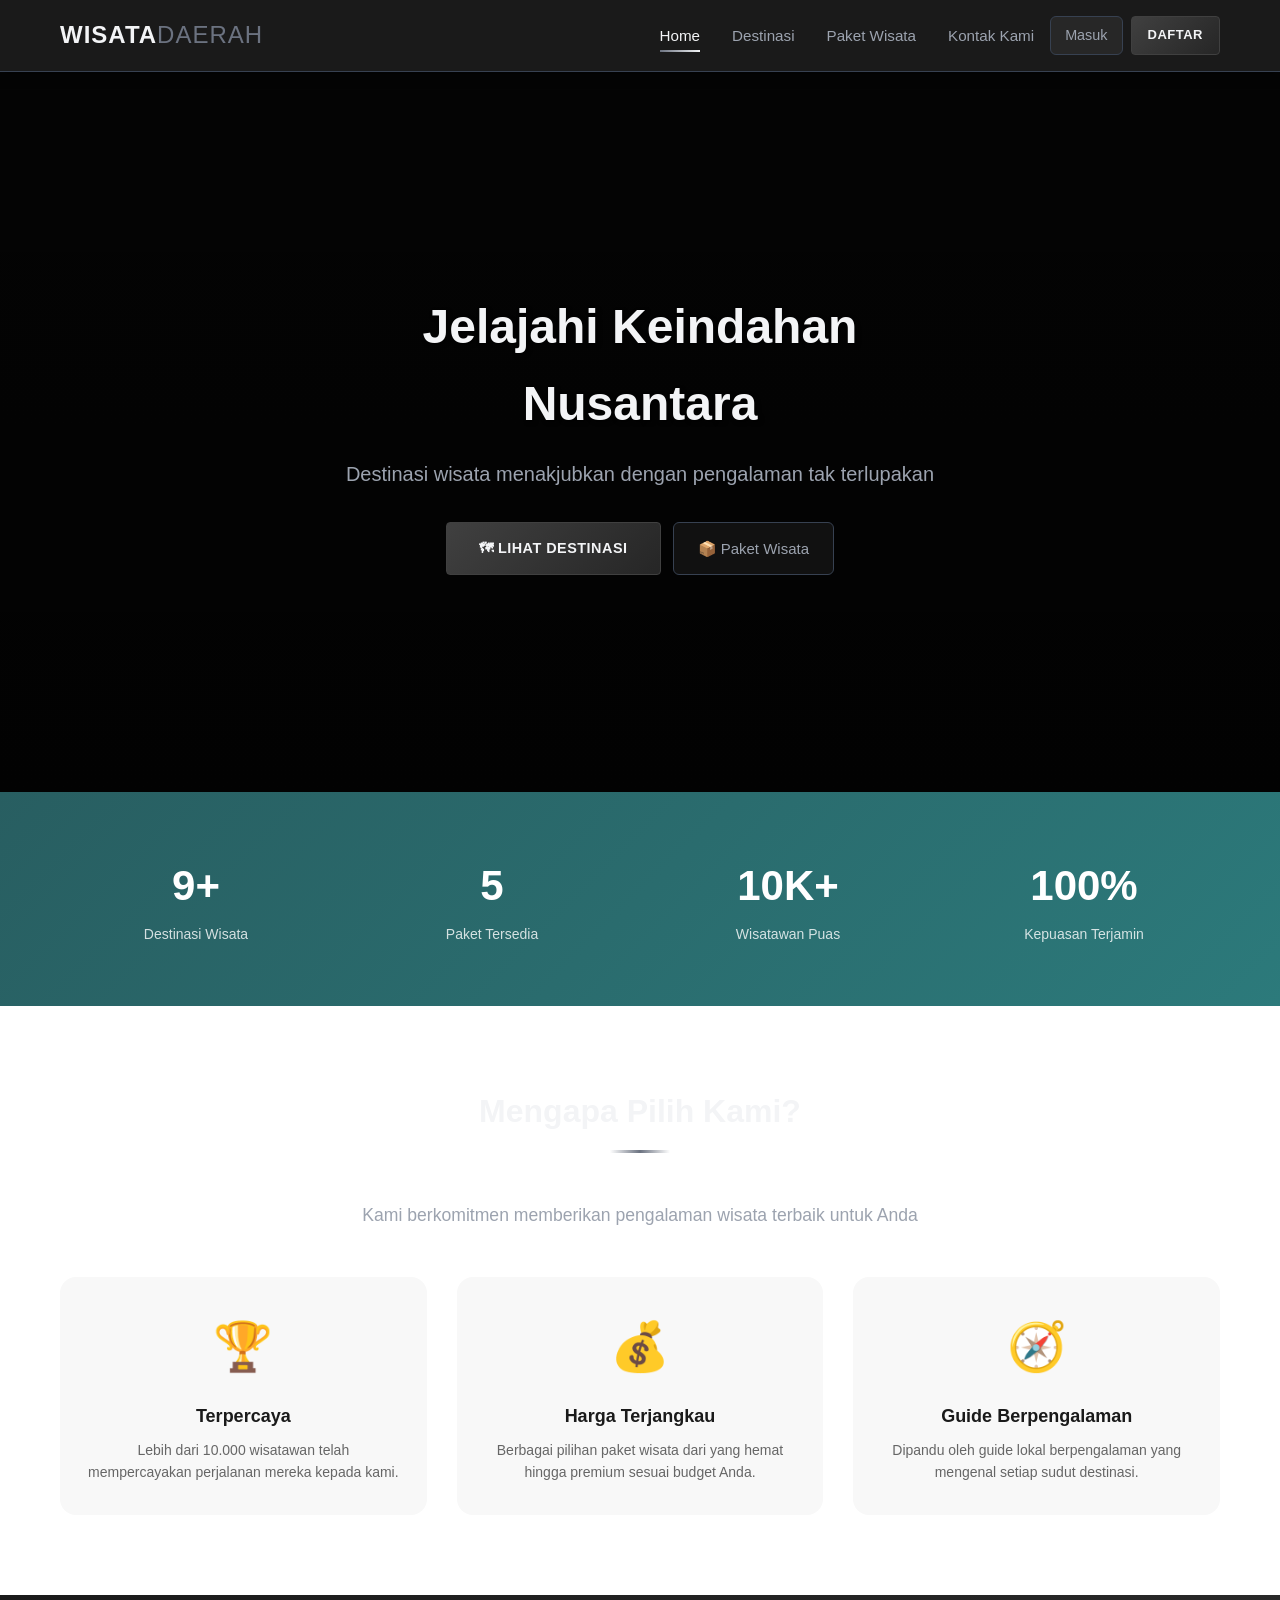
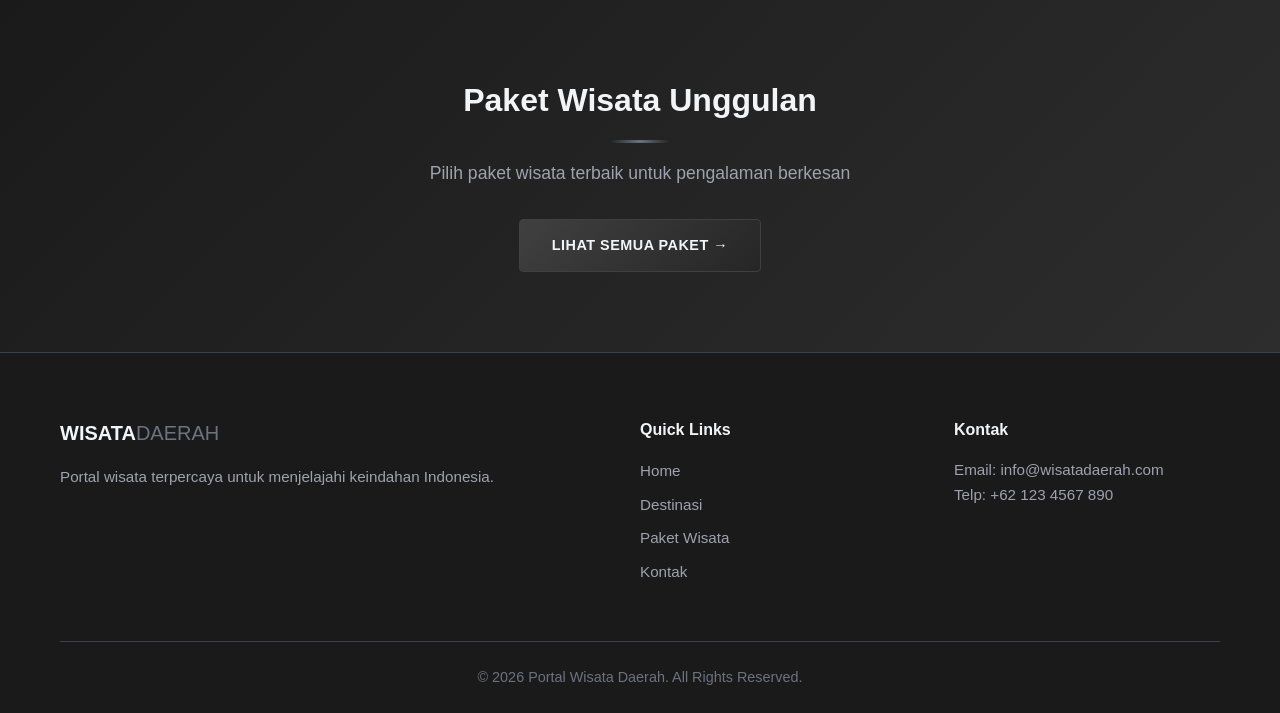
<file: index.html>
<!DOCTYPE html>
<html lang="id">
<head>
    <meta charset="UTF-8">
    <meta name="viewport" content="width=device-width, initial-scale=1.0">
    <title>Portal Wisata Daerah - Home</title>
    <link rel="stylesheet" href="style.css">
    <link href="https://fonts.googleapis.com/css2?family=Poppins:wght@300;400;500;600;700&display=swap" rel="stylesheet">
    <style>
        .features { padding: 80px 0; background: white; }
        .features-grid { display: grid; grid-template-columns: repeat(3, 1fr); gap: 30px; margin-top: 48px; }
        .feature-card { text-align: center; padding: 32px 24px; border-radius: 16px; background: #f8f8f8; transition: all 0.3s; }
        .feature-card:hover { transform: translateY(-6px); box-shadow: 0 12px 35px rgba(0,0,0,0.1); background: white; }
        .feature-icon { font-size: 48px; margin-bottom: 16px; }
        .feature-card h3 { font-size: 18px; font-weight: 700; margin-bottom: 8px; color: #1a1a1a; }
        .feature-card p { font-size: 14px; color: #666; line-height: 1.6; }
        .stats-section { padding: 60px 0; background: linear-gradient(135deg, #285e61, #2c7a7b); color: white; }
        .stats-grid { display: grid; grid-template-columns: repeat(4, 1fr); gap: 24px; text-align: center; }
        .stat-num { font-size: 42px; font-weight: 800; display: block; }
        .stat-label { font-size: 14px; opacity: 0.8; margin-top: 4px; }
        @media (max-width: 768px) {
            .features-grid { grid-template-columns: 1fr; }
            .stats-grid { grid-template-columns: repeat(2, 1fr); }
        }
    </style>
</head>
<body>
    <!-- Header -->
    <header class="header">
        <div class="container">
            <div class="logo">
                <h1>WISATA<span>DAERAH</span></h1>
            </div>
            <nav class="navbar">
                <ul class="nav-list">
                    <li><a href="index.html" class="active">Home</a></li>
                    <li><a href="destinasi.html">Destinasi</a></li>
                    <li><a href="paket-wisata.html">Paket Wisata</a></li>
                    <li><a href="kontak.html">Kontak Kami</a></li>
                </ul>
                <!-- Auth Links - shown when not logged in -->
                <div id="guestNav" style="display:flex;gap:8px">
                    <a href="login.php" class="cart-nav-btn">Masuk</a>
                    <a href="register.php" class="btn-primary" style="padding:8px 16px;font-size:13px">Daftar</a>
                </div>
                <div class="hamburger"><span></span><span></span><span></span></div>
            </nav>
        </div>
    </header>

    <main>
        <!-- Hero -->
        <section class="hero">
            <div class="hero-overlay"></div>
            <div class="hero-content">
                <h2>Jelajahi Keindahan<br>Nusantara</h2>
                <p>Destinasi wisata menakjubkan dengan pengalaman tak terlupakan</p>
                <div style="display:flex;gap:12px;justify-content:center;flex-wrap:wrap">
                    <a href="destinasi.html" class="btn-primary">🗺 Lihat Destinasi</a>
                    <a href="paket-wisata.html" class="cart-nav-btn" style="padding:12px 24px;font-size:15px">📦 Paket Wisata</a>
                </div>
            </div>
        </section>

        <!-- Stats -->
        <section class="stats-section">
            <div class="container">
                <div class="stats-grid">
                    <div><span class="stat-num">9+</span><div class="stat-label">Destinasi Wisata</div></div>
                    <div><span class="stat-num">5</span><div class="stat-label">Paket Tersedia</div></div>
                    <div><span class="stat-num">10K+</span><div class="stat-label">Wisatawan Puas</div></div>
                    <div><span class="stat-num">100%</span><div class="stat-label">Kepuasan Terjamin</div></div>
                </div>
            </div>
        </section>

        <!-- Features -->
        <section class="features">
            <div class="container">
                <h2 class="section-title">Mengapa Pilih Kami?</h2>
                <p class="section-subtitle">Kami berkomitmen memberikan pengalaman wisata terbaik untuk Anda</p>
                <div class="features-grid">
                    <div class="feature-card">
                        <div class="feature-icon">🏆</div>
                        <h3>Terpercaya</h3>
                        <p>Lebih dari 10.000 wisatawan telah mempercayakan perjalanan mereka kepada kami.</p>
                    </div>
                    <div class="feature-card">
                        <div class="feature-icon">💰</div>
                        <h3>Harga Terjangkau</h3>
                        <p>Berbagai pilihan paket wisata dari yang hemat hingga premium sesuai budget Anda.</p>
                    </div>
                    <div class="feature-card">
                        <div class="feature-icon">🧭</div>
                        <h3>Guide Berpengalaman</h3>
                        <p>Dipandu oleh guide lokal berpengalaman yang mengenal setiap sudut destinasi.</p>
                    </div>
                </div>
            </div>
        </section>

        <!-- Preview Paket -->
        <section class="preview-paket">
            <div class="container">
                <h2 class="section-title">Paket Wisata Unggulan</h2>
                <p class="section-subtitle">Pilih paket wisata terbaik untuk pengalaman berkesan</p>
                <a href="paket-wisata.html" class="btn-primary">Lihat Semua Paket →</a>
            </div>
        </section>
    </main>

    <!-- Footer -->
    <footer class="footer">
        <div class="container">
            <div class="footer-content">
                <div class="footer-section">
                    <h3>WISATA<span>DAERAH</span></h3>
                    <p>Portal wisata terpercaya untuk menjelajahi keindahan Indonesia.</p>
                </div>
                <div class="footer-section">
                    <h4>Quick Links</h4>
                    <ul>
                        <li><a href="index.html">Home</a></li>
                        <li><a href="destinasi.html">Destinasi</a></li>
                        <li><a href="paket-wisata.html">Paket Wisata</a></li>
                        <li><a href="kontak.html">Kontak</a></li>
                    </ul>
                </div>
                <div class="footer-section">
                    <h4>Kontak</h4>
                    <p>Email: info@wisatadaerah.com</p>
                    <p>Telp: +62 123 4567 890</p>
                </div>
            </div>
            <div class="footer-bottom">
                <p>&copy; 2026 Portal Wisata Daerah. All Rights Reserved.</p>
            </div>
        </div>
    </footer>

    <script src="script.js"></script>
</body>
</html>
</file>
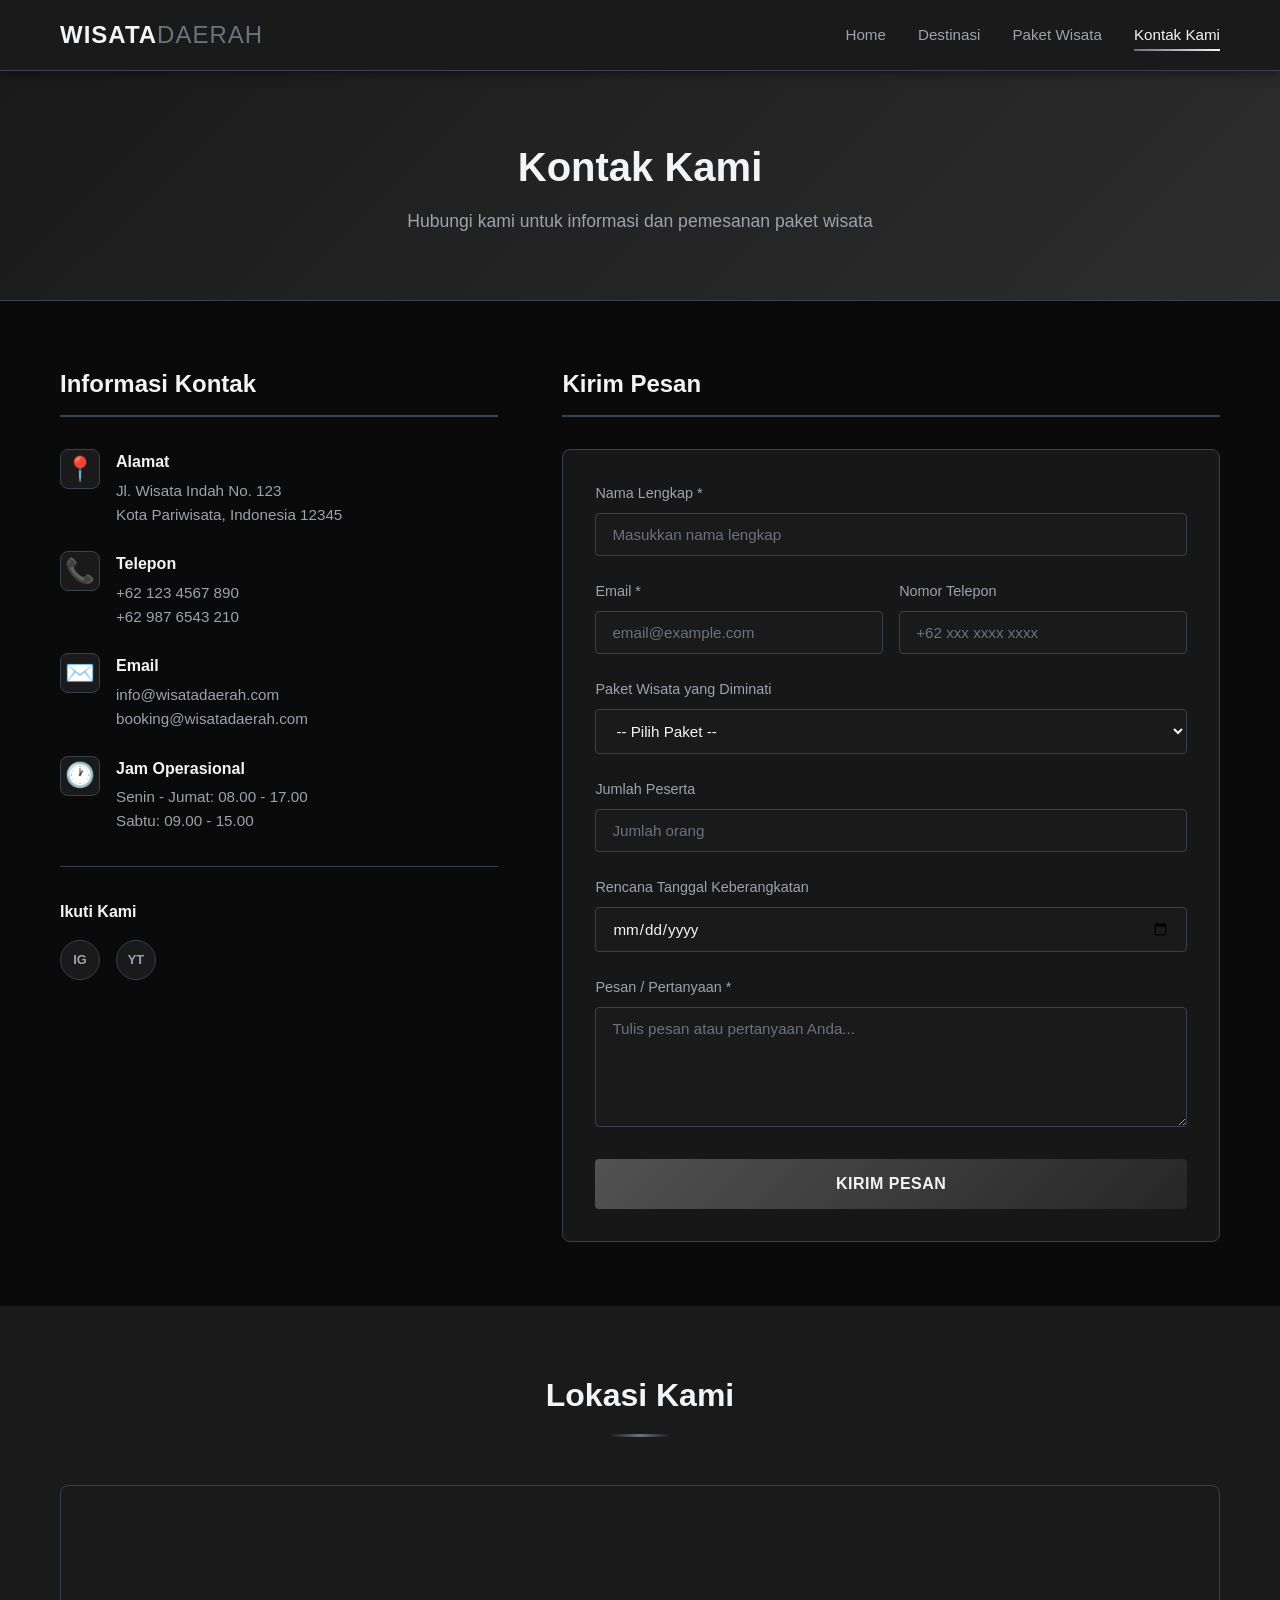
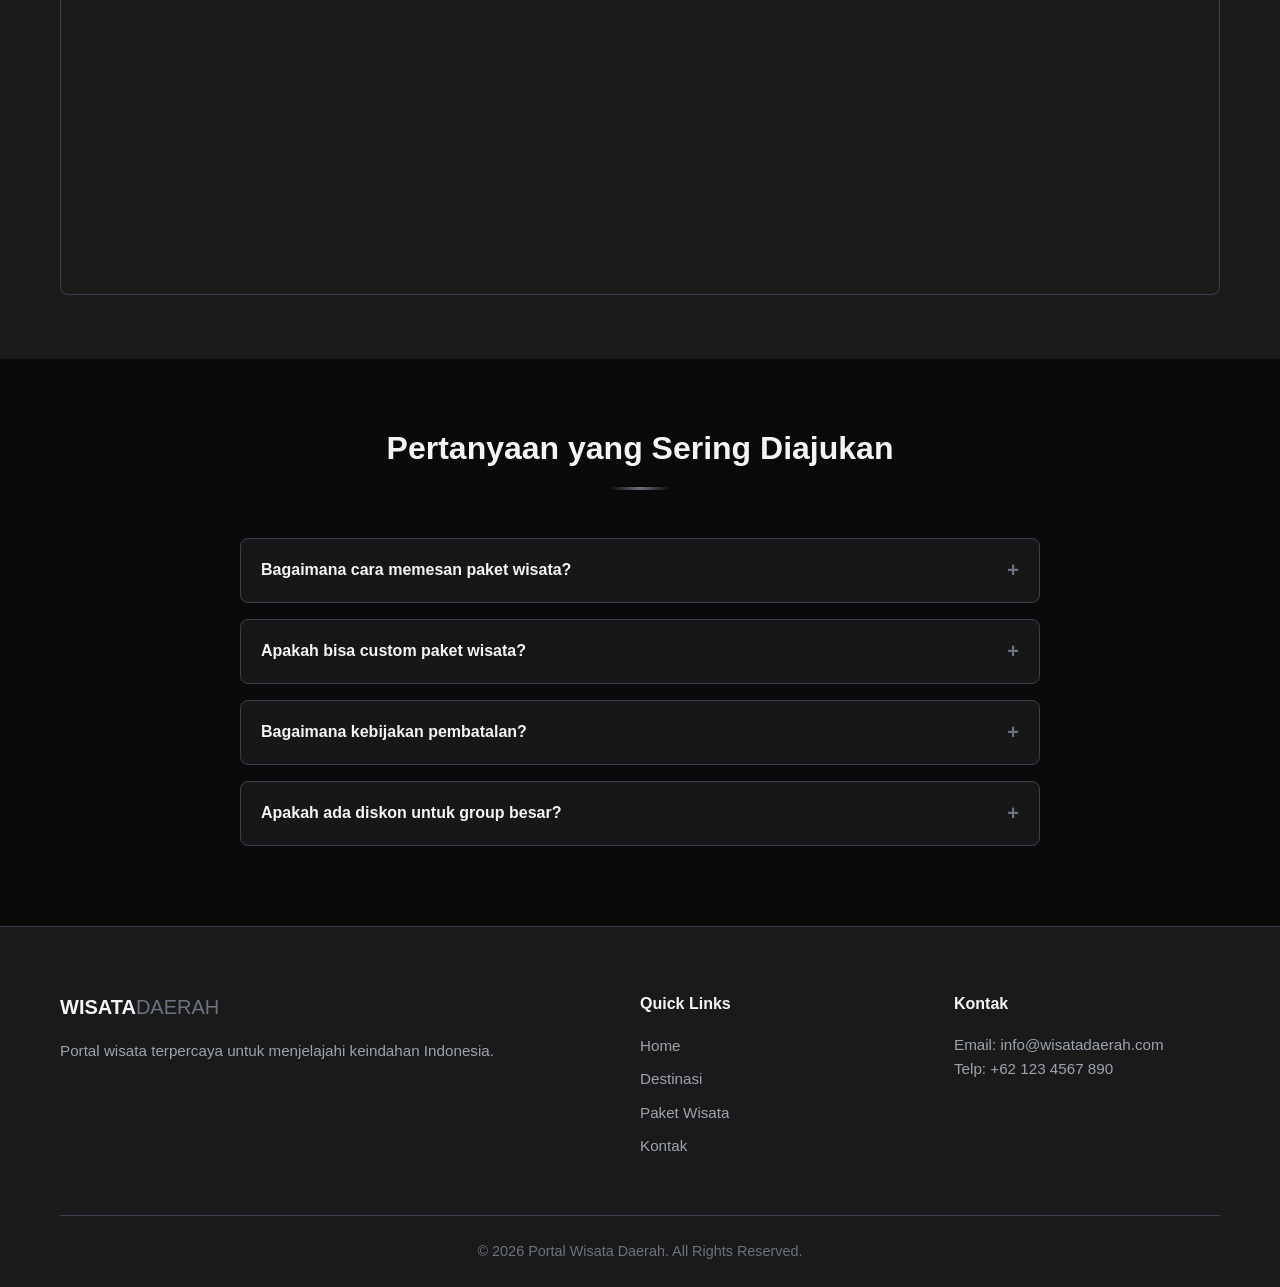
<file: kontak.html>
<!DOCTYPE html>
<html lang="id">
<head>
    <meta charset="UTF-8">
    <meta name="viewport" content="width=device-width, initial-scale=1.0">
    <title>Kontak Kami - Portal Wisata Daerah</title>
    <link rel="stylesheet" href="style.css">
</head>
<body>
    <!-- Header -->
    <header class="header">
        <div class="container">
            <div class="logo">
                <h1>WISATA<span>DAERAH</span></h1>
            </div>
            
            <nav class="navbar">
                <ul class="nav-list">
                    <li><a href="index.html">Home</a></li>
                    <li><a href="destinasi.html">Destinasi</a></li>
                    <li><a href="paket-wisata.html">Paket Wisata</a></li>
                    <li><a href="kontak.html" class="active">Kontak Kami</a></li>
                </ul>
                <div class="hamburger">
                    <span></span>
                    <span></span>
                    <span></span>
                </div>
            </nav>
        </div>
    </header>

    <!-- Main Content -->
    <main>
        <!-- Page Header -->
        <section class="page-header">
            <div class="container">
                <h2>Kontak Kami</h2>
                <p>Hubungi kami untuk informasi dan pemesanan paket wisata</p>
            </div>
        </section>

        <!-- Kontak Section -->
        <section class="kontak-section">
            <div class="container">
                <div class="kontak-grid">
                    <!-- Info Kontak -->
                    <div class="kontak-info">
                        <h3>Informasi Kontak</h3>
                        
                        <div class="info-item">
                            <div class="info-icon">📍</div>
                            <div class="info-content">
                                <h4>Alamat</h4>
                                <p>Jl. Wisata Indah No. 123<br>Kota Pariwisata, Indonesia 12345</p>
                            </div>
                        </div>

                        <div class="info-item">
                            <div class="info-icon">📞</div>
                            <div class="info-content">
                                <h4>Telepon</h4>
                                <p>+62 123 4567 890<br>+62 987 6543 210</p>
                            </div>
                        </div>

                        <div class="info-item">
                            <div class="info-icon">✉️</div>
                            <div class="info-content">
                                <h4>Email</h4>
                                <p>info@wisatadaerah.com<br>booking@wisatadaerah.com</p>
                            </div>
                        </div>

                        <div class="info-item">
                            <div class="info-icon">🕐</div>
                            <div class="info-content">
                                <h4>Jam Operasional</h4>
                                <p>Senin - Jumat: 08.00 - 17.00<br>Sabtu: 09.00 - 15.00</p>
                            </div>
                        </div>

                        <div class="social-media">
                            <h4>Ikuti Kami</h4>
                            <div class="social-links">
                                <a href="" class="social-link">IG</a>
                                <a href="" class="social-link">YT</a>
                            </div>
                        </div>
                    </div>

                    <!-- Form Kontak -->
                    <div class="kontak-form-wrapper">
                        <h3>Kirim Pesan</h3>
                        <form class="kontak-form" id="kontakForm">
                            <div class="form-group">
                                <label for="nama">Nama Lengkap *</label>
                                <input type="text" id="nama" name="nama" required placeholder="Masukkan nama lengkap">
                            </div>

                            <div class="form-row">
                                <div class="form-group">
                                    <label for="email">Email *</label>
                                    <input type="email" id="email" name="email" required placeholder="email@example.com">
                                </div>
                                <div class="form-group">
                                    <label for="telepon">Nomor Telepon</label>
                                    <input type="tel" id="telepon" name="telepon" placeholder="+62 xxx xxxx xxxx">
                                </div>
                            </div>

                            <div class="form-group">
                                <label for="paket">Paket Wisata yang Diminati</label>
                                <select id="paket" name="paket">
                                    <option value="">-- Pilih Paket --</option>
                                    <option value="hemat">Paket Hemat (Rp 500.000)</option>
                                    <option value="reguler">Paket Reguler (Rp 1.500.000)</option>
                                    <option value="premium">Paket Premium (Rp 3.000.000)</option>
                                    <option value="eksklusif">Paket Eksklusif (Rp 7.500.000)</option>
                                    <option value="keluarga">Paket Keluarga (Rp 2.000.000)</option>
                                    <option value="custom">Custom Paket</option>
                                </select>
                            </div>

                            <div class="form-group">
                                <label for="jumlah">Jumlah Peserta</label>
                                <input type="number" id="jumlah" name="jumlah" min="1" placeholder="Jumlah orang">
                            </div>

                            <div class="form-group">
                                <label for="tanggal">Rencana Tanggal Keberangkatan</label>
                                <input type="date" id="tanggal" name="tanggal">
                            </div>

                            <div class="form-group">
                                <label for="pesan">Pesan / Pertanyaan *</label>
                                <textarea id="pesan" name="pesan" rows="5" required placeholder="Tulis pesan atau pertanyaan Anda..."></textarea>
                            </div>

                            <button type="submit" class="btn-submit">Kirim Pesan</button>
                        </form>
                    </div>
                </div>
            </div>
        </section>

        <!-- Map Section -->
        <section class="map-section">
            <div class="container">
                <h3 class="section-title">Lokasi Kami</h3>
                <div class="map-container">
                    <iframe 
                        src="https://www.google.com/maps/embed?pb=!1m18!1m12!1m3!1d126746.18206346103!2d107.618607!3d-6.903429!2m3!1f0!2f0!3f0!3m2!1i1024!2i768!4f13.1!3m3!1m2!1s0x2e68e6398252477f%3A0x146bc1f50f20ac9d!2sBandung%2C%20Kota%20Bandung%2C%20Jawa%20Barat!5e0!3m2!1sid!2sid!4v1700000000000!5m2!1sid!2sid" 
                        width="100%" 
                        height="400" 
                        style="border:0;" 
                        allowfullscreen="" 
                        loading="lazy" 
                        referrerpolicy="no-referrer-when-downgrade">
                    </iframe>
                </div>
            </div>
        </section>

        <!-- FAQ Section -->
        <section class="faq-section">
            <div class="container">
                <h3 class="section-title">Pertanyaan yang Sering Diajukan</h3>
                
                <div class="faq-container">
                    <div class="faq-item">
                        <button class="faq-question">
                            Bagaimana cara memesan paket wisata?
                            <span class="faq-icon">+</span>
                        </button>
                        <div class="faq-answer">
                            <p>Anda dapat memesan melalui form kontak di atas, menghubungi nomor telepon kami, atau mengirim email ke booking@wisatadaerah.com. Tim kami akan merespons dalam 24 jam.</p>
                        </div>
                    </div>

                    <div class="faq-item">
                        <button class="faq-question">
                            Apakah bisa custom paket wisata?
                            <span class="faq-icon">+</span>
                        </button>
                        <div class="faq-answer">
                            <p>Ya, kami menerima custom paket sesuai kebutuhan Anda. Silakan hubungi kami untuk konsultasi gratis mengenai destinasi dan fasilitas yang diinginkan.</p>
                        </div>
                    </div>

                    <div class="faq-item">
                        <button class="faq-question">
                            Bagaimana kebijakan pembatalan?
                            <span class="faq-icon">+</span>
                        </button>
                        <div class="faq-answer">
                            <p>Pembatalan H-3 mendapat refund 50%, pembatalan H-1 tidak mendapat refund. Namun, Anda bisa reschedule ke tanggal lain dengan konfirmasi 3 hari sebelumnya.</p>
                        </div>
                    </div>

                    <div class="faq-item">
                        <button class="faq-question">
                            Apakah ada diskon untuk group besar?
                            <span class="faq-icon">+</span>
                        </button>
                        <div class="faq-answer">
                            <p>Ya, kami memberikan diskon khusus untuk grup di atas 10 orang. Hubungi kami untuk penawaran terbaik.</p>
                        </div>
                    </div>
                </div>
            </div>
        </section>
    </main>

    <!-- Footer -->
    <footer class="footer">
        <div class="container">
            <div class="footer-content">
                <div class="footer-section">
                    <h3>WISATA<span>DAERAH</span></h3>
                    <p>Portal wisata terpercaya untuk menjelajahi keindahan Indonesia.</p>
                </div>
                <div class="footer-section">
                    <h4>Quick Links</h4>
                    <ul>
                        <li><a href="index.html">Home</a></li>
                        <li><a href="destinasi.html">Destinasi</a></li>
                        <li><a href="paket-wisata.html">Paket Wisata</a></li>
                        <li><a href="kontak.html">Kontak</a></li>
                    </ul>
                </div>
                <div class="footer-section">
                    <h4>Kontak</h4>
                    <p>Email: info@wisatadaerah.com</p>
                    <p>Telp: +62 123 4567 890</p>
                </div>
            </div>
            <div class="footer-bottom">
                <p>&copy; 2026 Portal Wisata Daerah. All Rights Reserved.</p>
            </div>
        </div>
    </footer>

    <script src="script.js"></script>
</body>
</html>
</file>
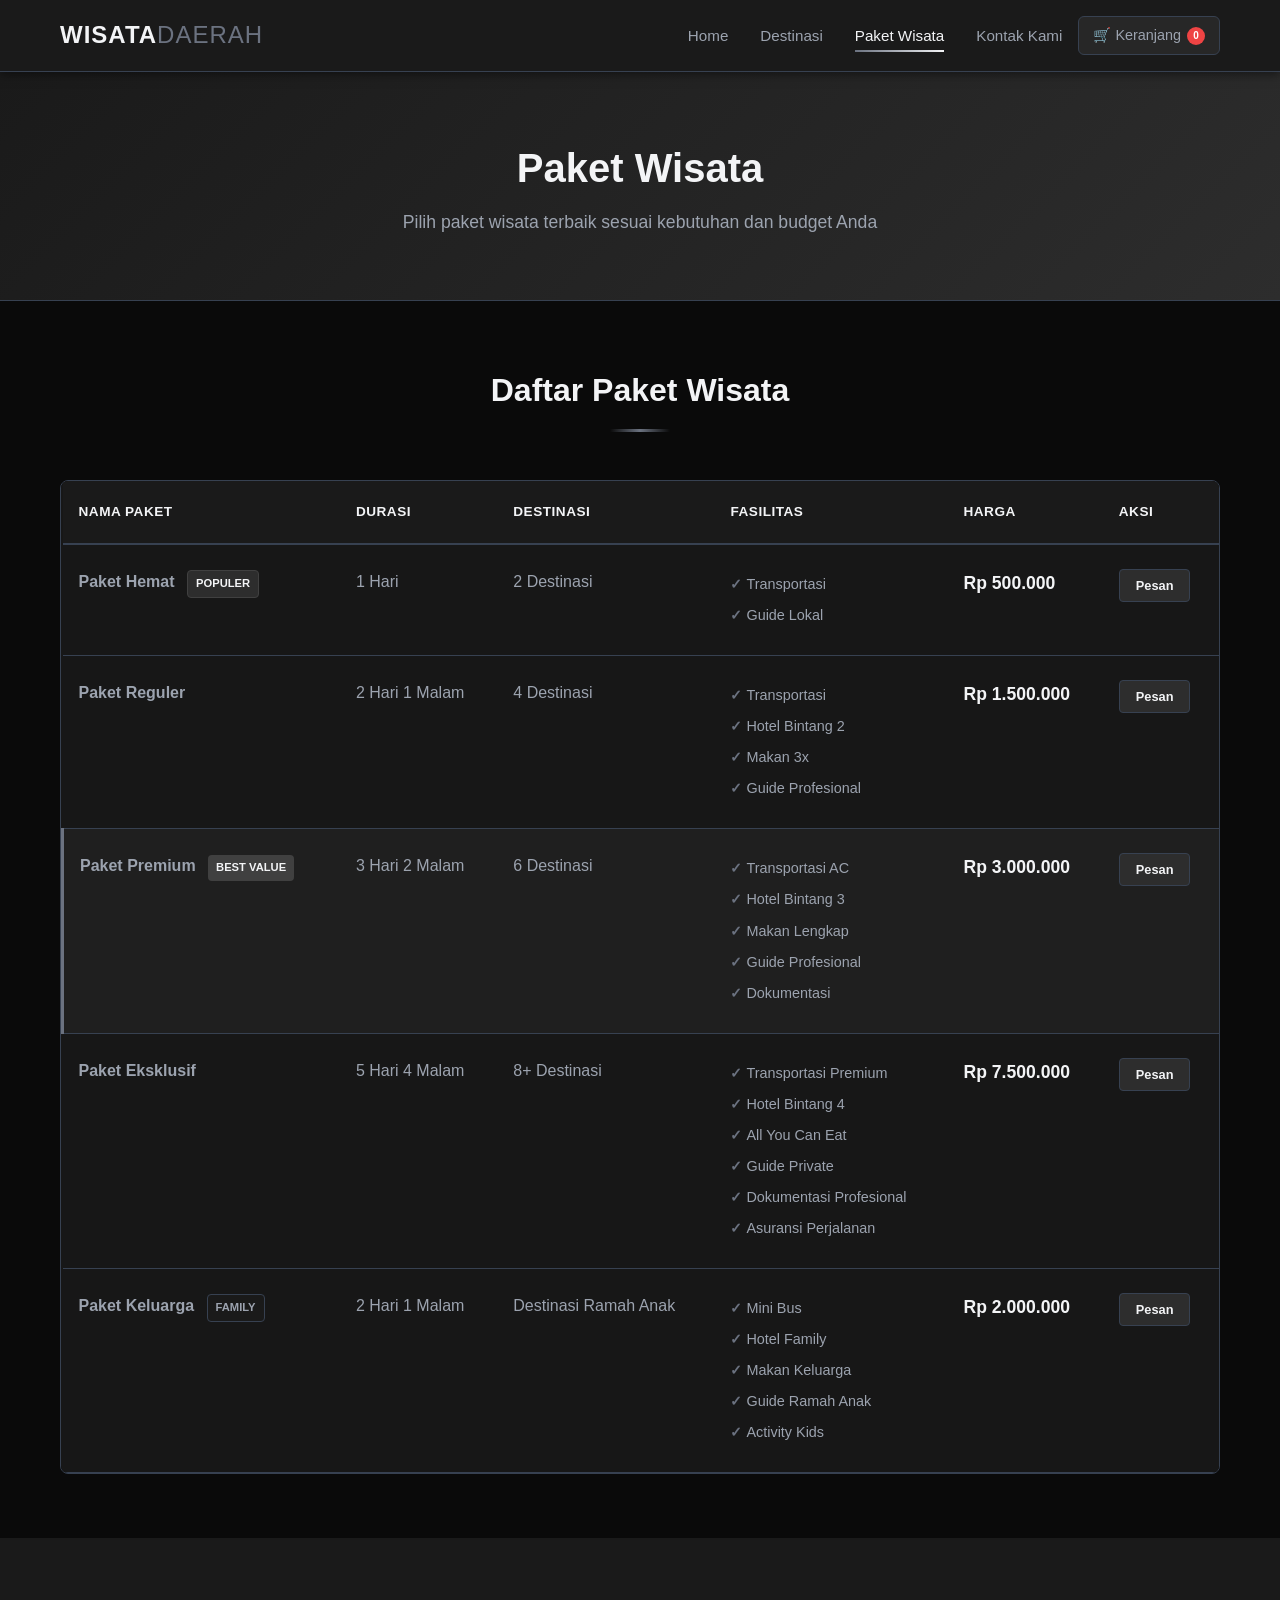
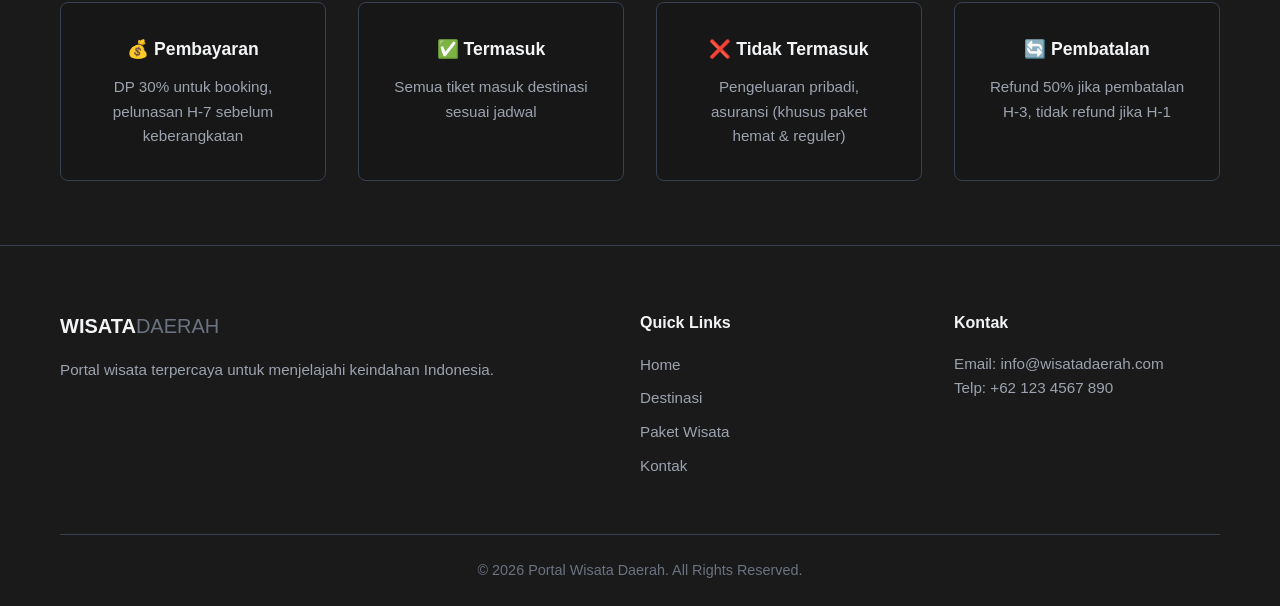
<file: paket-wisata.html>
<!DOCTYPE html>
<html lang="id">
<head>
    <meta charset="UTF-8">
    <meta name="viewport" content="width=device-width, initial-scale=1.0">
    <title>Paket Wisata - Portal Wisata Daerah</title>
    <link rel="stylesheet" href="style.css">
    <link href="https://fonts.googleapis.com/css2?family=Poppins:wght@300;400;500;600;700&display=swap" rel="stylesheet">
    <style>
        /* Modal Styles */
        .modal-overlay {
            display: none;
            position: fixed;
            inset: 0;
            background: rgba(0,0,0,0.65);
            z-index: 500;
            align-items: center;
            justify-content: center;
            backdrop-filter: blur(4px);
        }
        .modal-overlay.show { display: flex; }

        .order-modal {
            background: white;
            border-radius: 20px;
            padding: 36px 32px;
            max-width: 480px;
            width: 90%;
            box-shadow: 0 20px 60px rgba(0,0,0,0.25);
            animation: modalIn 0.35s cubic-bezier(0.16,1,0.3,1) both;
        }
        @keyframes modalIn { from { transform: translateY(20px) scale(0.97); opacity: 0; } to { transform: none; opacity: 1; } }

        .modal-header { display: flex; justify-content: space-between; align-items: flex-start; margin-bottom: 24px; }
        .modal-header h3 { font-size: 20px; font-weight: 700; color: #1a1a1a; }
        .modal-close { background: none; border: none; font-size: 22px; cursor: pointer; color: #999; padding: 0; line-height: 1; transition: color 0.2s; }
        .modal-close:hover { color: #333; }

        .modal-paket-name {
            background: linear-gradient(135deg, #e6fffa, #c6f6d5);
            border-radius: 12px;
            padding: 14px 18px;
            margin-bottom: 20px;
            display: flex;
            justify-content: space-between;
            align-items: center;
        }
        .modal-paket-name strong { font-size: 16px; color: #1a1a1a; }
        .modal-paket-name span { font-size: 18px; font-weight: 800; color: #2c7a7b; }

        .modal-form .form-group { margin-bottom: 16px; }
        .modal-form label { display: block; font-size: 13px; font-weight: 600; color: #555; margin-bottom: 6px; text-transform: uppercase; letter-spacing: 0.5px; }
        .modal-form input, .modal-form select {
            width: 100%;
            padding: 11px 14px;
            border: 1.5px solid #e5e5e5;
            border-radius: 10px;
            font-size: 15px;
            font-family: inherit;
            outline: none;
            transition: border 0.2s;
        }
        .modal-form input:focus, .modal-form select:focus { border-color: #2c7a7b; box-shadow: 0 0 0 3px rgba(44,122,123,0.1); }

        .modal-total {
            background: #f8f8f8;
            border-radius: 10px;
            padding: 14px 18px;
            display: flex;
            justify-content: space-between;
            align-items: center;
            margin-bottom: 20px;
            font-size: 15px;
            font-weight: 600;
            color: #333;
        }
        .modal-total .total-amount { font-size: 20px; font-weight: 800; color: #2c7a7b; }

        .modal-actions { display: flex; gap: 12px; }
        .btn-add-cart, .btn-buy-now {
            flex: 1;
            padding: 13px;
            border-radius: 12px;
            font-size: 14px;
            font-weight: 700;
            cursor: pointer;
            border: none;
            font-family: inherit;
            transition: all 0.25s;
        }
        .btn-add-cart { background: #f0fffe; border: 2px solid #2c7a7b; color: #2c7a7b; }
        .btn-add-cart:hover { background: #e6fffa; }
        .btn-buy-now { background: linear-gradient(135deg, #285e61, #2c7a7b); color: white; }
        .btn-buy-now:hover { transform: translateY(-1px); box-shadow: 0 6px 20px rgba(44,122,123,0.35); }

        /* Cart count in header */
        .cart-count { 
            display: inline-flex;
            align-items: center;
            justify-content: center;
            min-width: 18px;
            height: 18px;
            background: #ef4444;
            color: white;
            border-radius: 9px;
            font-size: 10px;
            font-weight: 700;
            padding: 0 4px;
        }

        .toast {
            position: fixed;
            bottom: 24px;
            right: 24px;
            background: #2c7a7b;
            color: white;
            padding: 14px 20px;
            border-radius: 12px;
            font-size: 14px;
            font-weight: 500;
            z-index: 1000;
            box-shadow: 0 8px 24px rgba(0,0,0,0.2);
            transform: translateY(60px);
            opacity: 0;
            transition: all 0.4s cubic-bezier(0.16,1,0.3,1);
        }
        .toast.show { transform: translateY(0); opacity: 1; }
    </style>
</head>
<body>
    <!-- Header -->
    <header class="header">
        <div class="container">
            <div class="logo">
                <h1><a href="index.html">WISATA<span>DAERAH</span></a></h1>
            </div>
            <nav class="navbar">
                <ul class="nav-list">
                    <li><a href="index.html">Home</a></li>
                    <li><a href="destinasi.html">Destinasi</a></li>
                    <li><a href="paket-wisata.html" class="active">Paket Wisata</a></li>
                    <li><a href="kontak.html">Kontak Kami</a></li>
                </ul>
                <a href="checkout.php" class="cart-nav-btn" id="cartBtn">
                    🛒 Keranjang <span class="cart-count" id="cartCount">0</span>
                </a>
                <div class="hamburger"><span></span><span></span><span></span></div>
            </nav>
        </div>
    </header>

    <!-- Main Content -->
    <main>
        <section class="page-header">
            <div class="container">
                <h2>Paket Wisata</h2>
                <p>Pilih paket wisata terbaik sesuai kebutuhan dan budget Anda</p>
            </div>
        </section>

        <section class="paket-section">
            <div class="container">
                <h2 class="section-title">Daftar Paket Wisata</h2>
                
                <div class="table-container">
                    <table class="paket-table">
                        <thead>
                            <tr>
                                <th>Nama Paket</th>
                                <th>Durasi</th>
                                <th>Destinasi</th>
                                <th>Fasilitas</th>
                                <th>Harga</th>
                                <th>Aksi</th>
                            </tr>
                        </thead>
                        <tbody>
                            <tr>
                                <td>
                                    <strong>Paket Hemat</strong>
                                    <span class="badge badge-popular">Populer</span>
                                </td>
                                <td>1 Hari</td>
                                <td>2 Destinasi</td>
                                <td>
                                    <ul class="fasilitas-list">
                                        <li>Transportasi</li>
                                        <li>Guide Lokal</li>
                                    </ul>
                                </td>
                                <td class="harga">Rp 500.000</td>
                                <td><button class="btn-table" onclick="openOrder('hemat','Paket Hemat','1 Hari',500000)">Pesan</button></td>
                            </tr>
                            <tr>
                                <td><strong>Paket Reguler</strong></td>
                                <td>2 Hari 1 Malam</td>
                                <td>4 Destinasi</td>
                                <td>
                                    <ul class="fasilitas-list">
                                        <li>Transportasi</li>
                                        <li>Hotel Bintang 2</li>
                                        <li>Makan 3x</li>
                                        <li>Guide Profesional</li>
                                    </ul>
                                </td>
                                <td class="harga">Rp 1.500.000</td>
                                <td><button class="btn-table" onclick="openOrder('reguler','Paket Reguler','2H1M',1500000)">Pesan</button></td>
                            </tr>
                            <tr class="highlight">
                                <td>
                                    <strong>Paket Premium</strong>
                                    <span class="badge badge-best">Best Value</span>
                                </td>
                                <td>3 Hari 2 Malam</td>
                                <td>6 Destinasi</td>
                                <td>
                                    <ul class="fasilitas-list">
                                        <li>Transportasi AC</li>
                                        <li>Hotel Bintang 3</li>
                                        <li>Makan Lengkap</li>
                                        <li>Guide Profesional</li>
                                        <li>Dokumentasi</li>
                                    </ul>
                                </td>
                                <td class="harga">Rp 3.000.000</td>
                                <td><button class="btn-table" onclick="openOrder('premium','Paket Premium','3H2M',3000000)">Pesan</button></td>
                            </tr>
                            <tr>
                                <td><strong>Paket Eksklusif</strong></td>
                                <td>5 Hari 4 Malam</td>
                                <td>8+ Destinasi</td>
                                <td>
                                    <ul class="fasilitas-list">
                                        <li>Transportasi Premium</li>
                                        <li>Hotel Bintang 4</li>
                                        <li>All You Can Eat</li>
                                        <li>Guide Private</li>
                                        <li>Dokumentasi Profesional</li>
                                        <li>Asuransi Perjalanan</li>
                                    </ul>
                                </td>
                                <td class="harga">Rp 7.500.000</td>
                                <td><button class="btn-table" onclick="openOrder('eksklusif','Paket Eksklusif','5H4M',7500000)">Pesan</button></td>
                            </tr>
                            <tr>
                                <td>
                                    <strong>Paket Keluarga</strong>
                                    <span class="badge badge-family">Family</span>
                                </td>
                                <td>2 Hari 1 Malam</td>
                                <td>Destinasi Ramah Anak</td>
                                <td>
                                    <ul class="fasilitas-list">
                                        <li>Mini Bus</li>
                                        <li>Hotel Family</li>
                                        <li>Makan Keluarga</li>
                                        <li>Guide Ramah Anak</li>
                                        <li>Activity Kids</li>
                                    </ul>
                                </td>
                                <td class="harga">Rp 2.000.000</td>
                                <td><button class="btn-table" onclick="openOrder('keluarga','Paket Keluarga','2H1M',2000000)">Pesan</button></td>
                            </tr>
                        </tbody>
                    </table>
                </div>

                <!-- Mobile Cards -->
                <div class="paket-cards-mobile">
                    <div class="paket-card">
                        <h3>Paket Hemat <span class="badge badge-popular">Populer</span></h3>
                        <p class="durasi">⏱ 1 Hari</p>
                        <p class="destinasi">📍 2 Destinasi</p>
                        <ul><li>Transportasi</li><li>Guide Lokal</li></ul>
                        <p class="harga">Rp 500.000</p>
                        <button class="btn-primary" onclick="openOrder('hemat','Paket Hemat','1 Hari',500000)">Pesan Sekarang</button>
                    </div>
                    <div class="paket-card highlight">
                        <h3>Paket Premium <span class="badge badge-best">Best Value</span></h3>
                        <p class="durasi">⏱ 3 Hari 2 Malam</p>
                        <p class="destinasi">📍 6 Destinasi</p>
                        <ul><li>Transportasi AC</li><li>Hotel Bintang 3</li><li>Makan Lengkap</li><li>Guide Profesional</li><li>Dokumentasi</li></ul>
                        <p class="harga">Rp 3.000.000</p>
                        <button class="btn-primary" onclick="openOrder('premium','Paket Premium','3H2M',3000000)">Pesan Sekarang</button>
                    </div>
                </div>
            </div>
        </section>

        <section class="info-section">
            <div class="container">
                <div class="info-grid">
                    <div class="info-card"><h4>💰 Pembayaran</h4><p>DP 30% untuk booking, pelunasan H-7 sebelum keberangkatan</p></div>
                    <div class="info-card"><h4>✅ Termasuk</h4><p>Semua tiket masuk destinasi sesuai jadwal</p></div>
                    <div class="info-card"><h4>❌ Tidak Termasuk</h4><p>Pengeluaran pribadi, asuransi (khusus paket hemat & reguler)</p></div>
                    <div class="info-card"><h4>🔄 Pembatalan</h4><p>Refund 50% jika pembatalan H-3, tidak refund jika H-1</p></div>
                </div>
            </div>
        </section>
    </main>

    <!-- Order Modal -->
    <div class="modal-overlay" id="orderModal">
        <div class="order-modal">
            <div class="modal-header">
                <h3>Detail Pemesanan</h3>
                <button class="modal-close" onclick="closeModal()">×</button>
            </div>
            <div class="modal-paket-name">
                <div>
                    <div style="font-size:12px;color:#888;text-transform:uppercase;letter-spacing:0.5px;margin-bottom:4px">Paket Dipilih</div>
                    <strong id="modalPaketName">Paket Hemat</strong>
                </div>
                <span id="modalPaketHarga">Rp 500.000</span>
            </div>

            <div class="modal-form">
                <div class="form-group">
                    <label>Tanggal Keberangkatan</label>
                    <input type="date" id="modalTanggal" min="">
                </div>
                <div class="form-group">
                    <label>Jumlah Peserta</label>
                    <input type="number" id="modalPeserta" value="1" min="1" max="50" oninput="updateTotal()">
                </div>
            </div>

            <div class="modal-total">
                <span>Estimasi Total</span>
                <span class="total-amount" id="modalTotal">Rp 500.000</span>
            </div>

            <div class="modal-actions">
                <button class="btn-add-cart" onclick="addToCart()">🛒 Keranjang</button>
                <button class="btn-buy-now" onclick="buyNow()">⚡ Beli Sekarang</button>
            </div>
        </div>
    </div>

    <!-- Toast -->
    <div class="toast" id="toast">✅ Ditambahkan ke keranjang!</div>

    <footer class="footer">
        <div class="container">
            <div class="footer-content">
                <div class="footer-section">
                    <h3>WISATA<span>DAERAH</span></h3>
                    <p>Portal wisata terpercaya untuk menjelajahi keindahan Indonesia.</p>
                </div>
                <div class="footer-section">
                    <h4>Quick Links</h4>
                    <ul>
                        <li><a href="index.html">Home</a></li>
                        <li><a href="destinasi.html">Destinasi</a></li>
                        <li><a href="paket-wisata.html">Paket Wisata</a></li>
                        <li><a href="kontak.html">Kontak</a></li>
                    </ul>
                </div>
                <div class="footer-section">
                    <h4>Kontak</h4>
                    <p>Email: info@wisatadaerah.com</p>
                    <p>Telp: +62 123 4567 890</p>
                </div>
            </div>
            <div class="footer-bottom">
                <p>&copy; 2026 Portal Wisata Daerah. All Rights Reserved.</p>
            </div>
        </div>
    </footer>

    <script src="script.js"></script>
    <script>
        // Cart stored in localStorage for JS side (PHP session synced on checkout)
        let currentPaket = null;

        // Set min date to tomorrow
        const tomorrow = new Date();
        tomorrow.setDate(tomorrow.getDate() + 1);
        document.getElementById('modalTanggal').min = tomorrow.toISOString().split('T')[0];
        document.getElementById('modalTanggal').value = tomorrow.toISOString().split('T')[0];

        function formatRupiah(num) {
            return 'Rp ' + num.toLocaleString('id-ID');
        }

        function openOrder(id, nama, durasi, harga) {
            currentPaket = { id, nama, durasi, harga };
            document.getElementById('modalPaketName').textContent = nama;
            document.getElementById('modalPaketHarga').textContent = formatRupiah(harga);
            document.getElementById('modalPeserta').value = 1;
            updateTotal();
            document.getElementById('orderModal').classList.add('show');
            document.body.style.overflow = 'hidden';
        }

        function closeModal() {
            document.getElementById('orderModal').classList.remove('show');
            document.body.style.overflow = '';
        }

        function updateTotal() {
            if (!currentPaket) return;
            const peserta = parseInt(document.getElementById('modalPeserta').value) || 1;
            document.getElementById('modalTotal').textContent = formatRupiah(currentPaket.harga * peserta);
        }

        function getFormData() {
            return {
                tanggal: document.getElementById('modalTanggal').value,
                peserta: parseInt(document.getElementById('modalPeserta').value) || 1
            };
        }

        function addToCart() {
            const { tanggal, peserta } = getFormData();
            // Send to PHP via form POST
            const form = document.createElement('form');
            form.method = 'POST';
            form.action = 'checkout.php';
            const fields = {
                action: 'add',
                paket_id: currentPaket.id,
                tanggal,
                peserta
            };
            Object.entries(fields).forEach(([k, v]) => {
                const input = document.createElement('input');
                input.type = 'hidden';
                input.name = k;
                input.value = v;
                form.appendChild(input);
            });
            
            // Show toast first, then submit
            closeModal();
            showToast('✅ ' + currentPaket.nama + ' ditambahkan ke keranjang!');
            
            setTimeout(() => {
                document.body.appendChild(form);
                form.submit();
            }, 800);
        }

        function buyNow() {
            const { tanggal, peserta } = getFormData();
            const form = document.createElement('form');
            form.method = 'POST';
            form.action = 'checkout.php?view=payment';
            const fields = {
                action: 'add',
                paket_id: currentPaket.id,
                tanggal,
                peserta
            };
            // Redirect to cart first then payment
            form.action = 'checkout.php';
            Object.entries({...fields, action: 'add'}).forEach(([k, v]) => {
                const input = document.createElement('input');
                input.type = 'hidden';
                input.name = k;
                input.value = v;
                form.appendChild(input);
            });
            document.body.appendChild(form);
            form.submit();
        }

        function showToast(msg) {
            const toast = document.getElementById('toast');
            toast.textContent = msg;
            toast.classList.add('show');
            setTimeout(() => toast.classList.remove('show'), 3000);
        }

        // Close modal on overlay click
        document.getElementById('orderModal').addEventListener('click', function(e) {
            if (e.target === this) closeModal();
        });

        // Close on ESC
        document.addEventListener('keydown', e => { if (e.key === 'Escape') closeModal(); });
    </script>
</body>
</html>
</file>
<file: style.css>
/* ============================================
   PORTAL WISATA DAERAH - CSS NATIVE
   Tema: Hitam & Abu-abu (Dark Theme)
   ============================================ */

:root {
    --primary-dark: #0a0a0a;
    --secondary-dark: #1a1a1a;
    --tertiary-dark: #2d2d2d;
    --accent-gray: #404040;
    --light-gray: #6b7280;
    --text-primary: #f3f4f6;
    --text-secondary: #9ca3af;
    --text-muted: #6b7280;
    --border-color: #374151;
    --hover-bg: #262626;
    --card-bg: #171717;
    --overlay: rgba(0, 0, 0, 0.7);
    --transition: all 0.3s ease;
}

* { margin: 0; padding: 0; box-sizing: border-box; }
html { scroll-behavior: smooth; }

body {
    font-family: 'Segoe UI', Tahoma, Geneva, Verdana, sans-serif;
    background-color: var(--primary-dark);
    color: var(--text-primary);
    line-height: 1.6;
    overflow-x: hidden;
}

a { text-decoration: none; color: inherit; transition: var(--transition); }
ul { list-style: none; }
img { max-width: 100%; height: auto; display: block; }

.container {
    max-width: 1200px;
    margin: 0 auto;
    padding: 0 20px;
}

/* ============================================
   HEADER & NAVIGATION
   ============================================ */
.header {
    background-color: var(--secondary-dark);
    border-bottom: 1px solid var(--border-color);
    position: sticky;
    top: 0;
    z-index: 1000;
    box-shadow: 0 2px 10px rgba(0, 0, 0, 0.5);
}

.header .container {
    display: flex;
    justify-content: space-between;
    align-items: center;
    padding: 1rem 20px;
}

.logo h1 { font-size: 1.5rem; font-weight: 700; color: var(--text-primary); letter-spacing: 1px; }
.logo h1 a { color: inherit; text-decoration: none; }
.logo span { color: var(--light-gray); font-weight: 300; }

.navbar { display: flex; align-items: center; gap: 16px; }

.nav-list { display: flex; gap: 2rem; }

.nav-list a {
    color: var(--text-secondary);
    font-weight: 500;
    padding: 0.5rem 0;
    position: relative;
    font-size: 0.95rem;
}

.nav-list a::after {
    content: '';
    position: absolute;
    bottom: 0; left: 0;
    width: 0; height: 2px;
    background: linear-gradient(90deg, var(--light-gray), var(--text-primary));
    transition: var(--transition);
}

.nav-list a:hover, .nav-list a.active { color: var(--text-primary); }
.nav-list a:hover::after, .nav-list a.active::after { width: 100%; }

/* Cart Nav Button */
.cart-nav-btn {
    position: relative;
    background: rgba(255,255,255,0.06);
    border: 1px solid var(--border-color);
    color: var(--text-secondary);
    padding: 7px 14px;
    border-radius: 6px;
    text-decoration: none;
    font-size: 0.9rem;
    font-weight: 500;
    transition: var(--transition);
    display: flex;
    align-items: center;
    gap: 6px;
}

.cart-nav-btn:hover { background: var(--accent-gray); color: var(--text-primary); }

.cart-badge {
    position: absolute;
    top: -6px; right: -6px;
    background: #ef4444;
    color: white;
    border-radius: 50%;
    width: 18px; height: 18px;
    font-size: 10px; font-weight: 700;
    display: flex; align-items: center; justify-content: center;
}

/* Hamburger */
.hamburger { display: none; flex-direction: column; gap: 5px; cursor: pointer; padding: 5px; }
.hamburger span { display: block; width: 25px; height: 2px; background-color: var(--text-primary); transition: var(--transition); }

/* ============================================
   USER MENU (Profil & Logout di Header)
   ============================================ */
.user-menu {
    display: flex;
    align-items: center;
    gap: 10px;
    position: relative;
    cursor: pointer;
}

.user-avatar-small {
    width: 34px; height: 34px;
    border-radius: 50%;
    background: var(--accent-gray);
    border: 1px solid var(--border-color);
    display: flex; align-items: center; justify-content: center;
    overflow: hidden; flex-shrink: 0;
}

.user-avatar-small img { width: 100%; height: 100%; object-fit: cover; }
.user-avatar-small span { color: var(--text-primary); font-weight: 700; font-size: 14px; }

.user-name-nav {
    font-size: 0.9rem;
    font-weight: 500;
    color: var(--text-secondary);
    max-width: 120px;
    overflow: hidden;
    text-overflow: ellipsis;
    white-space: nowrap;
}

.user-dropdown {
    display: none;
    position: absolute;
    top: calc(100% + 12px); right: 0;
    background: var(--secondary-dark);
    border: 1px solid var(--border-color);
    border-radius: 8px;
    min-width: 180px;
    overflow: hidden;
    z-index: 999;
    box-shadow: 0 8px 30px rgba(0,0,0,0.5);
}

.user-menu:hover .user-dropdown { display: block; }

.user-dropdown a {
    display: block;
    padding: 11px 16px;
    color: var(--text-secondary);
    font-size: 0.9rem;
    transition: var(--transition);
    border-bottom: 1px solid var(--border-color);
}

.user-dropdown a:last-child { border-bottom: none; }
.user-dropdown a:hover { background: var(--hover-bg); color: var(--text-primary); }
.user-dropdown .logout-link { color: #f87171; }
.user-dropdown .logout-link:hover { background: rgba(239,68,68,0.1); color: #ef4444; }

/* ============================================
   HERO SECTION
   ============================================ */
.hero {
    position: relative;
    height: 80vh; min-height: 500px;
    background-image: url('https://images.unsplash.com/photo-1469474968028-56623f02e42e?w=1920');
    background-size: cover;
    background-position: center;
    background-attachment: fixed;
    display: flex; align-items: center; justify-content: center;
}

.hero-overlay {
    position: absolute; top: 0; left: 0; width: 100%; height: 100%;
    background: linear-gradient(to bottom, rgba(0,0,0,0.6) 0%, rgba(0,0,0,0.8) 100%);
}

.hero-content {
    position: relative; z-index: 2;
    text-align: center; padding: 2rem; max-width: 800px;
}

.hero-content h2 { font-size: 3rem; font-weight: 700; margin-bottom: 1rem; text-shadow: 2px 2px 4px rgba(0,0,0,0.8); animation: fadeInUp 1s ease; }
.hero-content p { font-size: 1.25rem; color: var(--text-secondary); margin-bottom: 2rem; animation: fadeInUp 1s ease 0.2s both; }

/* ============================================
   BUTTONS
   ============================================ */
.btn-primary, .btn-secondary, .btn-submit, .btn-table {
    display: inline-block;
    padding: 0.875rem 2rem;
    border-radius: 4px;
    font-weight: 600;
    text-transform: uppercase;
    letter-spacing: 0.5px;
    font-size: 0.9rem;
    transition: var(--transition);
    cursor: pointer;
    border: none;
    font-family: inherit;
}

.btn-primary {
    background: linear-gradient(135deg, #404040 0%, #262626 100%);
    color: var(--text-primary);
    border: 1px solid var(--accent-gray);
}
.btn-primary:hover { background: linear-gradient(135deg, #525252 0%, #404040 100%); transform: translateY(-2px); box-shadow: 0 4px 15px rgba(0,0,0,0.4); color: var(--text-primary); }

.btn-secondary { background-color: transparent; color: var(--text-primary); border: 1px solid var(--accent-gray); }
.btn-secondary:hover { background-color: var(--accent-gray); border-color: var(--light-gray); }

.btn-submit { background: linear-gradient(135deg, #525252 0%, #262626 100%); color: var(--text-primary); width: 100%; padding: 1rem; font-size: 1rem; }
.btn-submit:hover { background: linear-gradient(135deg, #6b7280 0%, #525252 100%); }

.btn-table { padding: 0.5rem 1rem; font-size: 0.8rem; background-color: var(--tertiary-dark); color: var(--text-primary); border: 1px solid var(--border-color); text-transform: none; letter-spacing: 0; }
.btn-table:hover { background-color: var(--accent-gray); color: var(--text-primary); }

/* ============================================
   SECTION TITLES
   ============================================ */
.section-title {
    text-align: center; font-size: 2rem; margin-bottom: 3rem;
    position: relative; padding-bottom: 1rem; color: var(--text-primary);
}
.section-title::after {
    content: ''; position: absolute; bottom: 0; left: 50%; transform: translateX(-50%);
    width: 60px; height: 3px;
    background: linear-gradient(90deg, transparent, var(--light-gray), transparent);
}
.section-subtitle { text-align: center; color: var(--text-secondary); margin-bottom: 2rem; font-size: 1.1rem; }

/* ============================================
   DESTINASI GRID & CARDS
   ============================================ */
.destinasi-populer, .destinasi-full { padding: 5rem 0; background-color: var(--primary-dark); }

.grid-container { display: grid; grid-template-columns: repeat(3, 1fr); gap: 2rem; }

.card { background-color: var(--card-bg); border-radius: 8px; overflow: hidden; border: 1px solid var(--border-color); transition: var(--transition); display: flex; flex-direction: column; }
.card:hover { transform: translateY(-5px); box-shadow: 0 10px 30px rgba(0,0,0,0.5); border-color: var(--accent-gray); }

.card-image { position: relative; height: 200px; overflow: hidden; }
.card-image img { width: 100%; height: 100%; object-fit: cover; transition: transform 0.5s ease; }
.card:hover .card-image img { transform: scale(1.1); }

.card-badge { position: absolute; top: 1rem; right: 1rem; background-color: var(--secondary-dark); color: var(--text-primary); padding: 0.25rem 0.75rem; border-radius: 20px; font-size: 0.75rem; font-weight: 600; border: 1px solid var(--border-color); }

.card-content { padding: 1.5rem; flex-grow: 1; display: flex; flex-direction: column; }
.card-content h3 { font-size: 1.25rem; margin-bottom: 0.5rem; color: var(--text-primary); }
.card-content .location { color: var(--light-gray); font-size: 0.9rem; margin-bottom: 0.75rem; }
.card-content p { color: var(--text-secondary); font-size: 0.95rem; line-height: 1.6; margin-bottom: 1.5rem; flex-grow: 1; }

.card-footer { display: flex; justify-content: space-between; align-items: center; padding-top: 1rem; border-top: 1px solid var(--border-color); }
.card-footer .price { font-weight: 700; color: var(--text-primary); font-size: 1.1rem; }

/* ============================================
   PAGE HEADER
   ============================================ */
.page-header {
    background: linear-gradient(135deg, var(--secondary-dark) 0%, var(--tertiary-dark) 100%);
    padding: 4rem 0; text-align: center;
    border-bottom: 1px solid var(--border-color);
}
.page-header h2 { font-size: 2.5rem; margin-bottom: 0.5rem; color: var(--text-primary); }
.page-header p { color: var(--text-secondary); font-size: 1.1rem; }

/* ============================================
   FILTER SECTION
   ============================================ */
.filter-section { padding: 2rem 0; background-color: var(--secondary-dark); border-bottom: 1px solid var(--border-color); }
.filter-buttons { display: flex; justify-content: center; gap: 1rem; flex-wrap: wrap; }
.filter-btn { padding: 0.5rem 1.5rem; background-color: var(--tertiary-dark); border: 1px solid var(--border-color); color: var(--text-secondary); border-radius: 25px; cursor: pointer; transition: var(--transition); font-size: 0.9rem; font-family: inherit; }
.filter-btn:hover, .filter-btn.active { background-color: var(--accent-gray); color: var(--text-primary); border-color: var(--light-gray); }

/* ============================================
   PAKET WISATA - TABLE
   ============================================ */
.paket-section { padding: 4rem 0; background-color: var(--primary-dark); }
.table-container { overflow-x: auto; border-radius: 8px; border: 1px solid var(--border-color); }

.paket-table { width: 100%; border-collapse: collapse; background-color: var(--card-bg); min-width: 800px; }
.paket-table th { background-color: var(--secondary-dark); color: var(--text-primary); padding: 1.25rem 1rem; text-align: left; font-weight: 600; text-transform: uppercase; font-size: 0.85rem; letter-spacing: 0.5px; border-bottom: 2px solid var(--border-color); }
.paket-table td { padding: 1.5rem 1rem; border-bottom: 1px solid var(--border-color); color: var(--text-secondary); vertical-align: top; }
.paket-table tr:hover { background-color: var(--hover-bg); }
.paket-table tr.highlight { background-color: rgba(64,64,64,0.2); border-left: 3px solid var(--light-gray); }

.badge { display: inline-block; padding: 0.25rem 0.5rem; border-radius: 4px; font-size: 0.7rem; font-weight: 600; margin-left: 0.5rem; text-transform: uppercase; }
.badge-popular { background-color: var(--tertiary-dark); color: var(--text-primary); border: 1px solid var(--accent-gray); }
.badge-best { background-color: var(--accent-gray); color: var(--text-primary); }
.badge-family { background-color: var(--secondary-dark); color: var(--text-secondary); border: 1px solid var(--border-color); }

.fasilitas-list { list-style: none; }
.fasilitas-list li { padding: 0.25rem 0; padding-left: 1rem; position: relative; font-size: 0.9rem; }
.fasilitas-list li::before { content: '✓'; position: absolute; left: 0; color: var(--light-gray); font-weight: bold; }

.harga { font-weight: 700; color: var(--text-primary) !important; font-size: 1.1rem; white-space: nowrap; }

.paket-cards-mobile { display: none; gap: 1.5rem; flex-direction: column; }
.paket-card { background-color: var(--card-bg); border: 1px solid var(--border-color); border-radius: 8px; padding: 1.5rem; text-align: center; }
.paket-card.highlight { border-color: var(--accent-gray); box-shadow: 0 0 20px rgba(64,64,64,0.3); }
.paket-card h3 { margin-bottom: 0.5rem; display: flex; align-items: center; justify-content: center; gap: 0.5rem; flex-wrap: wrap; }
.paket-card h3 span { font-size: 0.7rem; background-color: var(--accent-gray); padding: 0.25rem 0.5rem; border-radius: 4px; }
.paket-card .durasi { color: var(--light-gray); margin-bottom: 0.5rem; }
.paket-card .harga { font-size: 1.5rem; font-weight: 700; margin: 1rem 0; color: var(--text-primary); }
.paket-card ul { text-align: left; margin: 1rem 0; padding-left: 1.5rem; }
.paket-card ul li { padding: 0.25rem 0; color: var(--text-secondary); }

/* ============================================
   INFO SECTION
   ============================================ */
.info-section { padding: 4rem 0; background-color: var(--secondary-dark); }
.info-grid { display: grid; grid-template-columns: repeat(4, 1fr); gap: 2rem; }
.info-card { background-color: var(--card-bg); padding: 2rem; border-radius: 8px; border: 1px solid var(--border-color); text-align: center; transition: var(--transition); }
.info-card:hover { transform: translateY(-5px); border-color: var(--accent-gray); }
.info-card h4 { color: var(--text-primary); margin-bottom: 0.75rem; font-size: 1.1rem; }
.info-card p { color: var(--text-secondary); font-size: 0.95rem; }

/* ============================================
   KONTAK SECTION
   ============================================ */
.kontak-section { padding: 4rem 0; background-color: var(--primary-dark); }
.kontak-grid { display: grid; grid-template-columns: 1fr 1.5fr; gap: 4rem; }
.kontak-info h3, .kontak-form-wrapper h3 { font-size: 1.5rem; margin-bottom: 2rem; color: var(--text-primary); padding-bottom: 0.75rem; border-bottom: 2px solid var(--border-color); }

.info-item { display: flex; gap: 1rem; margin-bottom: 1.5rem; }
.info-icon { font-size: 1.5rem; width: 40px; height: 40px; display: flex; align-items: center; justify-content: center; background-color: var(--secondary-dark); border-radius: 8px; border: 1px solid var(--border-color); }
.info-content h4 { color: var(--text-primary); margin-bottom: 0.25rem; font-size: 1rem; }
.info-content p { color: var(--text-secondary); font-size: 0.95rem; line-height: 1.6; }

.social-media { margin-top: 2rem; padding-top: 2rem; border-top: 1px solid var(--border-color); }
.social-media h4 { margin-bottom: 1rem; color: var(--text-primary); }
.social-links { display: flex; gap: 1rem; }
.social-link { width: 40px; height: 40px; background-color: var(--secondary-dark); border: 1px solid var(--border-color); border-radius: 50%; display: flex; align-items: center; justify-content: center; color: var(--text-secondary); font-size: 0.8rem; font-weight: 600; transition: var(--transition); }
.social-link:hover { background-color: var(--accent-gray); color: var(--text-primary); transform: translateY(-3px); }

.kontak-form { background-color: var(--card-bg); padding: 2rem; border-radius: 8px; border: 1px solid var(--border-color); }
.form-group { margin-bottom: 1.5rem; }
.form-row { display: grid; grid-template-columns: 1fr 1fr; gap: 1rem; }
.form-group label { display: block; margin-bottom: 0.5rem; color: var(--text-secondary); font-size: 0.9rem; font-weight: 500; }
.form-group input, .form-group select, .form-group textarea { width: 100%; padding: 0.75rem 1rem; background-color: var(--secondary-dark); border: 1px solid var(--border-color); border-radius: 4px; color: var(--text-primary); font-size: 0.95rem; transition: var(--transition); font-family: inherit; }
.form-group input:focus, .form-group select:focus, .form-group textarea:focus { outline: none; border-color: var(--accent-gray); box-shadow: 0 0 0 3px rgba(64,64,64,0.2); }
.form-group input::placeholder, .form-group textarea::placeholder { color: var(--text-muted); }
.form-group textarea { resize: vertical; min-height: 120px; }

.map-section { padding: 4rem 0; background-color: var(--secondary-dark); }
.map-container { border-radius: 8px; overflow: hidden; border: 1px solid var(--border-color); }

/* FAQ */
.faq-section { padding: 4rem 0; background-color: var(--primary-dark); }
.faq-container { max-width: 800px; margin: 0 auto; }
.faq-item { background-color: var(--card-bg); border: 1px solid var(--border-color); border-radius: 8px; margin-bottom: 1rem; overflow: hidden; }
.faq-question { width: 100%; padding: 1.25rem; background-color: transparent; border: none; color: var(--text-primary); font-size: 1rem; font-weight: 600; text-align: left; cursor: pointer; display: flex; justify-content: space-between; align-items: center; transition: var(--transition); font-family: inherit; }
.faq-question:hover { background-color: var(--hover-bg); }
.faq-icon { font-size: 1.25rem; color: var(--light-gray); transition: var(--transition); }
.faq-item.active .faq-icon, .faq-item.open .faq-icon { transform: rotate(45deg); }
.faq-answer { max-height: 0; overflow: hidden; transition: max-height 0.3s ease; }
.faq-answer p { padding: 0 1.25rem 1.25rem; color: var(--text-secondary); line-height: 1.6; }
.faq-item.active .faq-answer, .faq-item.open .faq-answer { max-height: 200px; }

.preview-paket { padding: 5rem 0; background: linear-gradient(135deg, var(--secondary-dark) 0%, var(--tertiary-dark) 100%); text-align: center; }
.preview-paket .section-title { margin-bottom: 1rem; }

/* ============================================
   ALERTS
   ============================================ */
.alert { padding: 0.875rem 1rem; border-radius: 6px; font-size: 0.9rem; margin-bottom: 1.25rem; border: 1px solid; }
.alert-error { background: rgba(239,68,68,0.1); border-color: rgba(239,68,68,0.3); color: #fca5a5; }
.alert-success { background: rgba(34,197,94,0.1); border-color: rgba(34,197,94,0.3); color: #86efac; }

/* ============================================
   PROFILE PAGE
   ============================================ */
.profile-section { padding: 4rem 0; background-color: var(--primary-dark); min-height: 70vh; }

.profile-grid { display: grid; grid-template-columns: 260px 1fr; gap: 2rem; align-items: start; }

.profile-sidebar { background-color: var(--card-bg); border: 1px solid var(--border-color); border-radius: 8px; overflow: hidden; position: sticky; top: 84px; }

.avatar-container { background: linear-gradient(135deg, var(--secondary-dark), var(--tertiary-dark)); padding: 2rem 1.5rem; text-align: center; border-bottom: 1px solid var(--border-color); }

.avatar-preview { width: 86px; height: 86px; border-radius: 50%; background-color: var(--accent-gray); border: 2px solid var(--border-color); margin: 0 auto 1rem; overflow: hidden; display: flex; align-items: center; justify-content: center; }
.avatar-preview img { width: 100%; height: 100%; object-fit: cover; }
.avatar-initials { font-size: 32px; font-weight: 700; color: var(--text-primary); }

.profile-name { color: var(--text-primary); font-weight: 600; font-size: 1rem; margin-bottom: 0.25rem; }
.profile-email { color: var(--text-muted); font-size: 0.85rem; margin-bottom: 0.25rem; word-break: break-all; }
.profile-joined { color: var(--text-muted); font-size: 0.8rem; }

.profile-nav { padding: 0.75rem; }
.profile-nav-item { display: block; padding: 0.75rem 1rem; border-radius: 6px; text-decoration: none; color: var(--text-secondary); font-size: 0.9rem; font-weight: 500; transition: var(--transition); margin-bottom: 2px; }
.profile-nav-item:hover { background-color: var(--hover-bg); color: var(--text-primary); }
.profile-nav-item.active { background-color: var(--accent-gray); color: var(--text-primary); }
.profile-nav-item.logout { color: #f87171; margin-top: 0.5rem; border-top: 1px solid var(--border-color); border-radius: 0 0 6px 6px; padding-top: 1rem; }
.profile-nav-item.logout:hover { background-color: rgba(239,68,68,0.1); color: #ef4444; }

.profile-content { display: flex; flex-direction: column; gap: 1.5rem; }
.profile-card { background-color: var(--card-bg); border: 1px solid var(--border-color); border-radius: 8px; padding: 2rem; }
.profile-card h3 { font-size: 1.1rem; font-weight: 700; color: var(--text-primary); margin-bottom: 1.5rem; padding-bottom: 0.75rem; border-bottom: 1px solid var(--border-color); }
.form-hint { font-size: 0.85rem; color: var(--text-muted); margin-top: -1rem; margin-bottom: 1rem; }
.profile-card .form-group { margin-bottom: 1.25rem; }
.profile-card label { display: block; font-size: 0.85rem; font-weight: 600; color: var(--text-secondary); margin-bottom: 0.5rem; text-transform: uppercase; letter-spacing: 0.5px; }
.profile-card input { width: 100%; padding: 0.75rem 1rem; background-color: var(--secondary-dark); border: 1px solid var(--border-color); border-radius: 4px; color: var(--text-primary); font-size: 0.95rem; font-family: inherit; transition: var(--transition); outline: none; }
.profile-card input:focus { border-color: var(--accent-gray); box-shadow: 0 0 0 3px rgba(64,64,64,0.2); }
.input-disabled { opacity: 0.5; cursor: not-allowed; background-color: var(--tertiary-dark) !important; }
.profile-card small { display: block; margin-top: 0.35rem; font-size: 0.78rem; color: var(--text-muted); }

.avatar-upload { display: flex; align-items: center; gap: 0.75rem; }
.avatar-upload input { display: none; }
.btn-upload { padding: 0.6rem 1rem; background-color: var(--tertiary-dark); border: 1px solid var(--border-color); border-radius: 4px; cursor: pointer; font-size: 0.85rem; font-weight: 500; color: var(--text-secondary); transition: var(--transition); white-space: nowrap; }
.btn-upload:hover { background-color: var(--accent-gray); color: var(--text-primary); }

.btn-save { width: 100%; background: linear-gradient(135deg, #525252 0%, #262626 100%); color: var(--text-primary); border: 1px solid var(--accent-gray); border-radius: 4px; padding: 0.875rem; font-size: 0.95rem; font-weight: 600; cursor: pointer; font-family: inherit; transition: var(--transition); text-transform: uppercase; letter-spacing: 0.5px; }
.btn-save:hover { background: linear-gradient(135deg, #6b7280 0%, #525252 100%); transform: translateY(-1px); }

/* ============================================
   CHECKOUT & CART
   ============================================ */
.checkout-stepper { background-color: var(--secondary-dark); border-bottom: 1px solid var(--border-color); padding: 1.25rem 0; }

.steps { display: flex; align-items: center; justify-content: center; }
.step { display: flex; flex-direction: column; align-items: center; gap: 6px; }
.step-num { width: 36px; height: 36px; border-radius: 50%; border: 2px solid var(--border-color); display: flex; align-items: center; justify-content: center; font-weight: 700; font-size: 14px; color: var(--text-muted); background: var(--card-bg); transition: var(--transition); }
.step.active .step-num { background: var(--accent-gray); border-color: var(--light-gray); color: var(--text-primary); box-shadow: 0 0 0 3px rgba(64,64,64,0.3); }
.step.done .step-num { background: #374151; border-color: var(--light-gray); color: var(--text-primary); }
.step span { font-size: 12px; font-weight: 500; color: var(--text-muted); }
.step.active span { color: var(--text-primary); font-weight: 600; }
.step.done span { color: var(--light-gray); }
.step-line { width: 80px; height: 2px; background: var(--border-color); margin-bottom: 18px; transition: background 0.3s; }
.step-line.done { background: var(--accent-gray); }

.checkout-section { padding: 2.5rem 0 5rem; background-color: var(--primary-dark); min-height: 60vh; }

.cart-layout { display: grid; grid-template-columns: 1fr 320px; gap: 1.5rem; align-items: start; }
.cart-items { flex: 1; }
.cart-title { font-size: 1.1rem; font-weight: 700; color: var(--text-primary); margin-bottom: 1rem; padding-bottom: 0.75rem; border-bottom: 1px solid var(--border-color); }

.cart-item { background-color: var(--card-bg); border: 1px solid var(--border-color); border-radius: 8px; padding: 1.25rem; margin-bottom: 0.75rem; display: flex; justify-content: space-between; align-items: center; gap: 1rem; transition: var(--transition); }
.cart-item:hover { border-color: var(--accent-gray); }
.cart-item-info { display: flex; gap: 1rem; align-items: center; flex: 1; }
.cart-item-icon { font-size: 28px; width: 52px; height: 52px; background-color: var(--tertiary-dark); border: 1px solid var(--border-color); border-radius: 8px; display: flex; align-items: center; justify-content: center; flex-shrink: 0; }
.cart-item-info h4 { font-size: 0.95rem; font-weight: 700; color: var(--text-primary); margin-bottom: 4px; }
.cart-item-meta { font-size: 0.82rem; color: var(--text-muted); margin-bottom: 2px; }
.cart-item-controls { display: flex; flex-direction: column; align-items: flex-end; gap: 8px; }
.inline-form { display: inline; }
.qty-control { display: flex; align-items: center; gap: 8px; font-size: 0.85rem; color: var(--text-secondary); }
.qty-input { width: 60px; padding: 5px 8px; background-color: var(--secondary-dark); border: 1px solid var(--border-color); border-radius: 4px; text-align: center; font-size: 14px; font-weight: 600; color: var(--text-primary); outline: none; transition: var(--transition); }
.qty-input:focus { border-color: var(--accent-gray); }
.cart-item-price { font-size: 0.95rem; font-weight: 700; color: var(--text-primary); text-align: right; }
.cart-item-price small { display: block; font-size: 0.75rem; color: var(--text-muted); font-weight: 400; }
.btn-remove { background: none; border: 1px solid rgba(239,68,68,0.3); color: #f87171; border-radius: 4px; padding: 5px 10px; font-size: 0.78rem; cursor: pointer; transition: var(--transition); font-family: inherit; }
.btn-remove:hover { background: rgba(239,68,68,0.1); border-color: #ef4444; color: #ef4444; }

.cart-summary { background-color: var(--card-bg); border: 1px solid var(--border-color); border-radius: 8px; padding: 1.5rem; position: sticky; top: 84px; }
.cart-summary h3 { font-size: 1.1rem; font-weight: 700; color: var(--text-primary); margin-bottom: 1.25rem; padding-bottom: 0.75rem; border-bottom: 1px solid var(--border-color); }

.summary-row { display: flex; justify-content: space-between; align-items: flex-start; font-size: 0.9rem; color: var(--text-secondary); padding: 7px 0; border-bottom: 1px solid rgba(55,65,81,0.4); gap: 8px; }
.summary-row span:last-child { font-weight: 600; color: var(--text-primary); white-space: nowrap; }
.summary-fee { color: var(--text-muted); }
.summary-total { display: flex; justify-content: space-between; align-items: center; margin-top: 0.75rem; padding-top: 0.875rem; border-top: 1px solid var(--border-color); font-size: 1rem; font-weight: 800; color: var(--text-primary); }

.btn-checkout { display: block; width: 100%; background: linear-gradient(135deg, #525252 0%, #262626 100%); color: var(--text-primary); border: 1px solid var(--accent-gray); border-radius: 4px; padding: 0.875rem; font-size: 0.95rem; font-weight: 600; cursor: pointer; text-align: center; text-decoration: none; margin-top: 1.25rem; transition: var(--transition); font-family: inherit; text-transform: uppercase; letter-spacing: 0.5px; }
.btn-checkout:hover { background: linear-gradient(135deg, #6b7280 0%, #525252 100%); transform: translateY(-1px); color: var(--text-primary); }
.btn-checkout:disabled { opacity: 0.6; transform: none; cursor: not-allowed; }
.btn-continue { display: block; text-align: center; margin-top: 0.75rem; color: var(--text-secondary); text-decoration: none; font-size: 0.875rem; font-weight: 500; padding: 6px; border-radius: 4px; transition: var(--transition); }
.btn-continue:hover { background-color: var(--hover-bg); color: var(--text-primary); }

.empty-cart { text-align: center; padding: 5rem 1.25rem; background-color: var(--card-bg); border: 1px solid var(--border-color); border-radius: 8px; }
.empty-icon { font-size: 56px; margin-bottom: 1rem; }
.empty-cart h3 { font-size: 1.4rem; color: var(--text-primary); margin-bottom: 0.5rem; }
.empty-cart p { color: var(--text-secondary); margin-bottom: 1.5rem; }

/* Payment */
.payment-layout { display: grid; grid-template-columns: 1fr 320px; gap: 1.5rem; align-items: start; }
.payment-methods h3 { font-size: 1.1rem; font-weight: 700; color: var(--text-primary); margin-bottom: 1.25rem; }
.payment-groups { display: flex; flex-direction: column; gap: 1rem; }
.payment-group { background-color: var(--card-bg); border: 1px solid var(--border-color); border-radius: 8px; padding: 1.25rem; }
.payment-group h4 { font-size: 0.9rem; font-weight: 700; color: var(--text-secondary); margin-bottom: 1rem; padding-bottom: 0.75rem; border-bottom: 1px solid var(--border-color); text-transform: uppercase; letter-spacing: 0.5px; }
.payment-options { display: flex; flex-direction: column; gap: 6px; }
.payment-option { cursor: pointer; }
.payment-option input { display: none; }
.payment-card { display: flex; align-items: center; gap: 1rem; padding: 0.875rem 1rem; border: 1px solid var(--border-color); border-radius: 6px; transition: var(--transition); background-color: var(--secondary-dark); }
.payment-card:hover { border-color: var(--accent-gray); background-color: var(--hover-bg); }
.payment-card.selected { border-color: var(--light-gray); background-color: var(--tertiary-dark); }
.payment-logo { width: 48px; height: 30px; border-radius: 4px; display: flex; align-items: center; justify-content: center; font-size: 9px; font-weight: 800; letter-spacing: 0.5px; flex-shrink: 0; }
.bank-bca    { background: #0054a5; color: white; }
.bank-mandiri { background: #003d82; color: #f5a623; }
.bank-bri    { background: #00529b; color: white; }
.bank-bni    { background: #f58220; color: white; }
.wallet-gopay { background: #00aed6; color: white; }
.wallet-ovo  { background: #4c3494; color: white; }
.wallet-dana { background: #118fe9; color: white; }
.wallet-qris { background: #e31837; color: white; }
.store-alfa  { background: #e31837; color: white; }
.payment-info { flex: 1; }
.payment-info strong { display: block; font-size: 0.9rem; font-weight: 600; color: var(--text-primary); }
.payment-info span { font-size: 0.8rem; color: var(--text-muted); }
.payment-check { width: 20px; height: 20px; border-radius: 50%; background: var(--border-color); display: flex; align-items: center; justify-content: center; font-size: 10px; opacity: 0; transition: var(--transition); }
.payment-card.selected .payment-check { background: var(--accent-gray); color: var(--text-primary); opacity: 1; }

.payment-summary { background-color: var(--card-bg); border: 1px solid var(--border-color); border-radius: 8px; padding: 1.5rem; position: sticky; top: 84px; }
.payment-summary h3 { font-size: 1.1rem; font-weight: 700; color: var(--text-primary); margin-bottom: 1.25rem; padding-bottom: 0.75rem; border-bottom: 1px solid var(--border-color); }
.billing-info { margin-top: 1rem; padding: 1rem; background-color: var(--secondary-dark); border: 1px solid var(--border-color); border-radius: 6px; }
.billing-info h4 { font-size: 0.8rem; font-weight: 700; color: var(--text-muted); text-transform: uppercase; letter-spacing: 0.5px; margin-bottom: 0.75rem; }
.billing-row { display: flex; justify-content: space-between; font-size: 0.85rem; color: var(--text-secondary); padding: 3px 0; }
.billing-row span:last-child { font-weight: 600; color: var(--text-primary); }

/* Success Modal */
.modal-overlay { position: fixed; inset: 0; background: rgba(0,0,0,0.85); z-index: 1000; display: flex; align-items: center; justify-content: center; backdrop-filter: blur(4px); }
.modal-card { background-color: var(--card-bg); border: 1px solid var(--border-color); border-radius: 12px; padding: 3rem 2.5rem; max-width: 420px; width: 90%; text-align: center; box-shadow: 0 20px 60px rgba(0,0,0,0.6); animation: slideUp 0.4s cubic-bezier(0.16,1,0.3,1) both; }
@keyframes slideUp { from { transform: translateY(30px); opacity: 0; } to { transform: translateY(0); opacity: 1; } }
.success-icon { font-size: 56px; margin-bottom: 1rem; }
.success-modal h2 { font-size: 1.5rem; font-weight: 800; color: var(--text-primary); margin-bottom: 0.5rem; }
.success-modal p { color: var(--text-secondary); font-size: 0.95rem; margin-bottom: 1rem; }
.order-code { background-color: var(--secondary-dark); border: 1px solid var(--border-color); color: var(--text-primary); padding: 0.75rem 1rem; border-radius: 6px; font-size: 0.95rem; margin-bottom: 1rem; }
.success-note { font-size: 0.82rem; color: var(--text-muted); margin-bottom: 1.5rem; }

/* ============================================
   FOOTER
   ============================================ */
.footer { background-color: var(--secondary-dark); border-top: 1px solid var(--border-color); padding: 4rem 0 0; }
.footer-content { display: grid; grid-template-columns: 2fr 1fr 1fr; gap: 3rem; margin-bottom: 3rem; }
.footer-section h3 { font-size: 1.25rem; margin-bottom: 1rem; color: var(--text-primary); }
.footer-section h3 span { color: var(--light-gray); font-weight: 300; }
.footer-section h4 { color: var(--text-primary); margin-bottom: 1rem; font-size: 1rem; }
.footer-section p { color: var(--text-secondary); font-size: 0.95rem; line-height: 1.6; }
.footer-section ul li { margin-bottom: 0.5rem; }
.footer-section ul li a { color: var(--text-secondary); font-size: 0.95rem; }
.footer-section ul li a:hover { color: var(--text-primary); padding-left: 5px; }
.footer-bottom { border-top: 1px solid var(--border-color); padding: 1.5rem 0; text-align: center; }
.footer-bottom p { color: var(--text-muted); font-size: 0.9rem; }

/* ============================================
   ANIMATIONS
   ============================================ */
@keyframes fadeInUp { from { opacity: 0; transform: translateY(30px); } to { opacity: 1; transform: translateY(0); } }
@keyframes fadeIn   { from { opacity: 0; } to { opacity: 1; } }

/* ============================================
   RESPONSIVE DESIGN
   ============================================ */
@media screen and (max-width: 1024px) {
    .grid-container      { grid-template-columns: repeat(2, 1fr); }
    .info-grid           { grid-template-columns: repeat(2, 1fr); }
    .kontak-grid         { grid-template-columns: 1fr; gap: 3rem; }
    .footer-content      { grid-template-columns: 1fr 1fr; }
    .cart-layout,
    .payment-layout      { grid-template-columns: 1fr; }
    .cart-summary,
    .payment-summary     { position: static; }
    .profile-grid        { grid-template-columns: 1fr; }
    .profile-sidebar     { position: static; }
}

@media screen and (max-width: 768px) {
    .hamburger           { display: flex; }
    .nav-list {
        position: fixed; top: 70px; left: -100%;
        width: 100%; height: calc(100vh - 70px);
        background-color: var(--secondary-dark);
        flex-direction: column; align-items: center;
        padding: 2rem 0; transition: var(--transition);
        border-top: 1px solid var(--border-color);
    }
    .nav-list.active     { left: 0; }
    .nav-list li         { margin: 1rem 0; }
    .hero-content h2     { font-size: 2rem; }
    .hero-content p      { font-size: 1rem; }
    .grid-container      { grid-template-columns: 1fr; }
    .info-grid           { grid-template-columns: 1fr; }
    .footer-content      { grid-template-columns: 1fr; text-align: center; gap: 2rem; }
    .form-row            { grid-template-columns: 1fr; }
    .table-container     { display: none; }
    .paket-cards-mobile  { display: flex; }
    .section-title       { font-size: 1.5rem; }
    .page-header h2      { font-size: 1.75rem; }
    .cart-item           { flex-direction: column; align-items: flex-start; }
    .cart-item-controls  { width: 100%; flex-direction: row; justify-content: space-between; align-items: center; }
    .step-line           { width: 40px; }
    .user-name-nav       { display: none; }
}

@media screen and (max-width: 480px) {
    .hero                { height: 60vh; min-height: 400px; }
    .hero-content h2     { font-size: 1.5rem; }
    .btn-primary,
    .btn-secondary       { padding: 0.75rem 1.5rem; font-size: 0.8rem; }
    .card-content        { padding: 1rem; }
    .kontak-form         { padding: 1.5rem; }
}

/* Hamburger Animation */
.hamburger.active span:nth-child(1) { transform: rotate(45deg) translate(5px, 5px); }
.hamburger.active span:nth-child(2) { opacity: 0; }
.hamburger.active span:nth-child(3) { transform: rotate(-45deg) translate(7px, -6px); }
</file>
